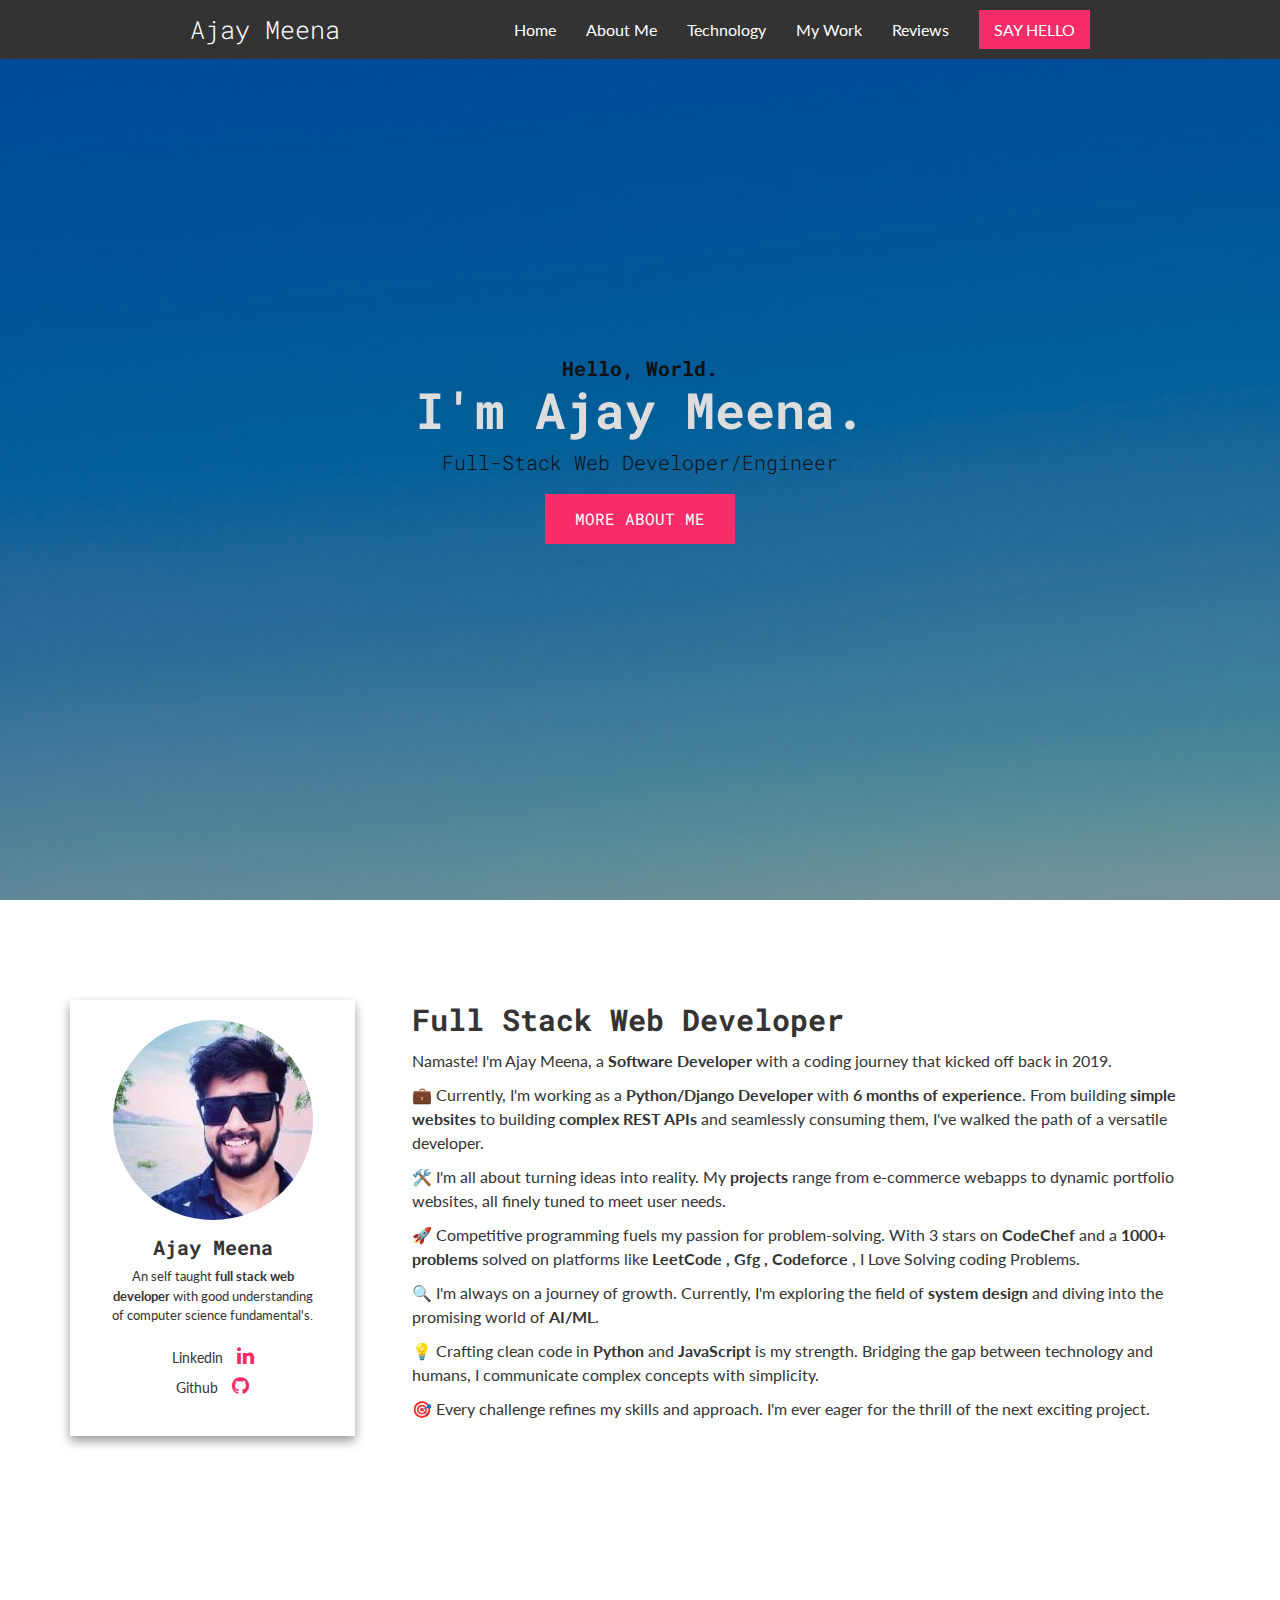
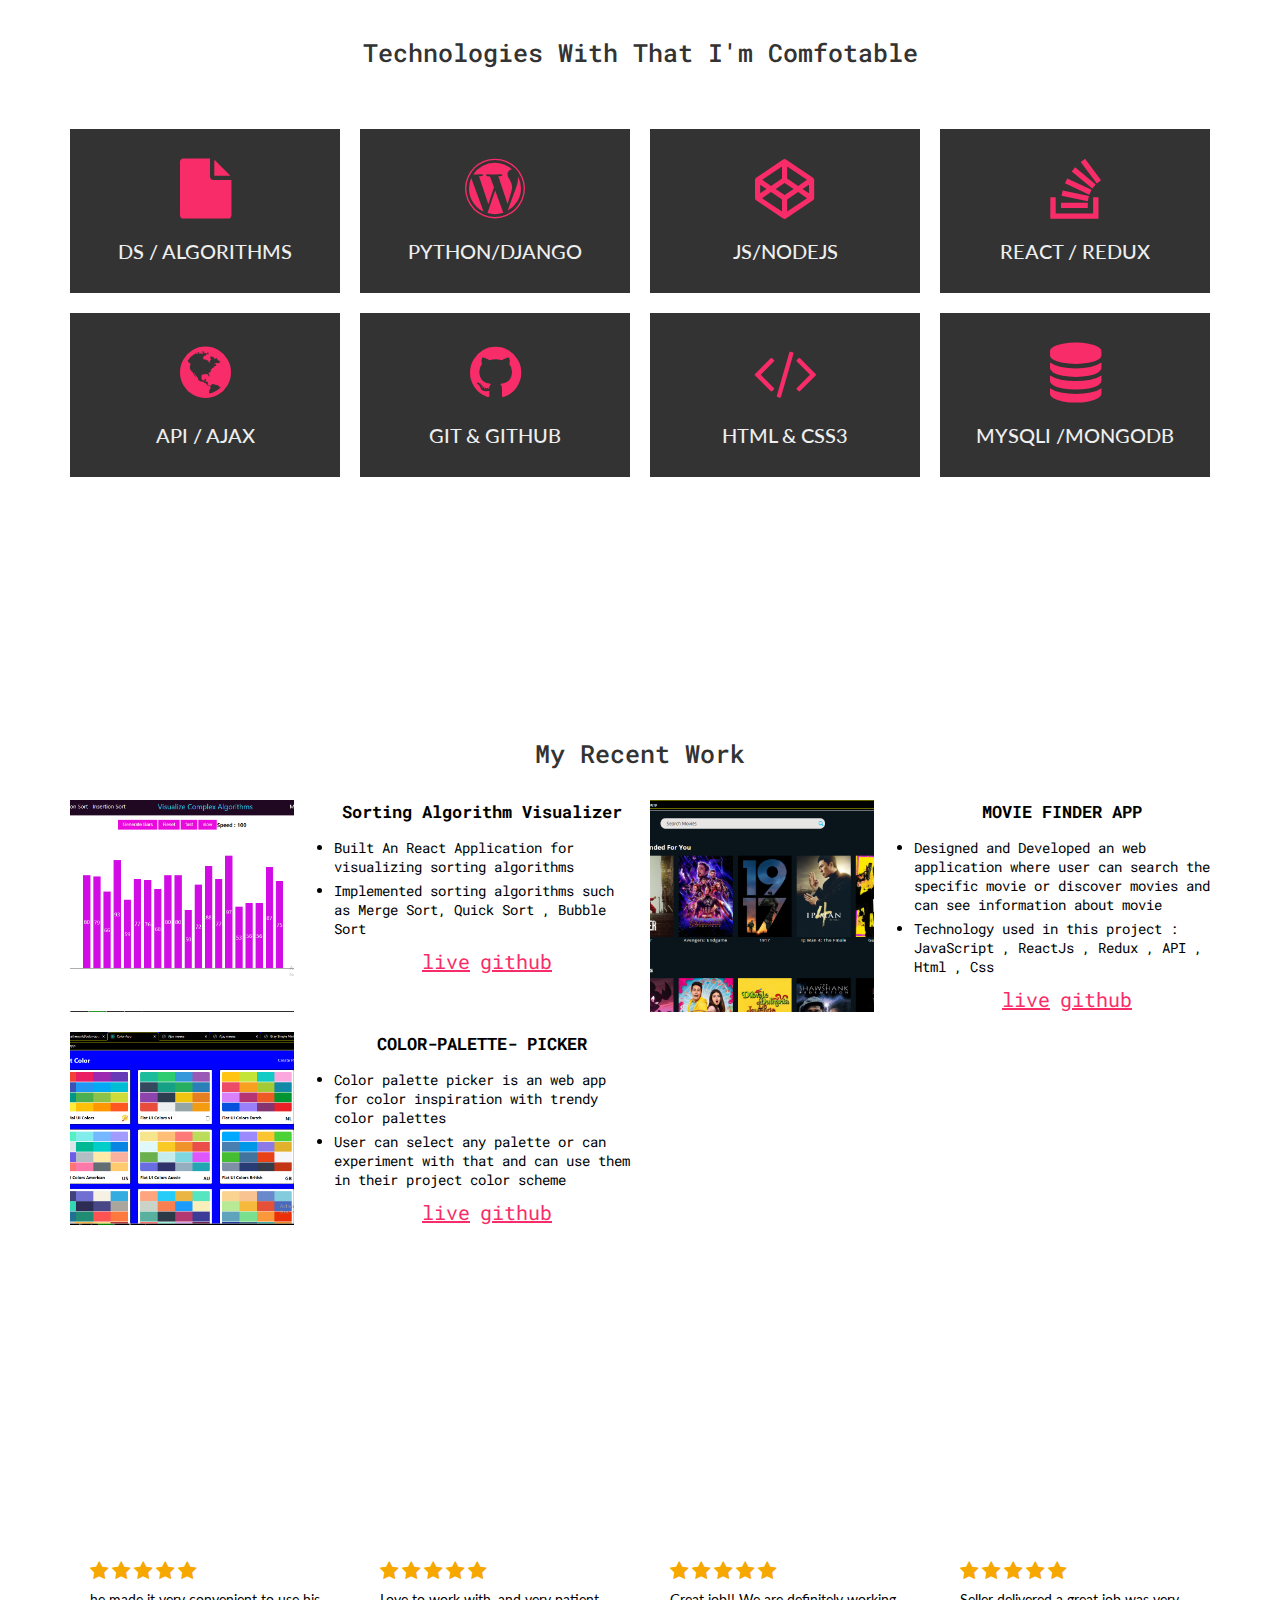
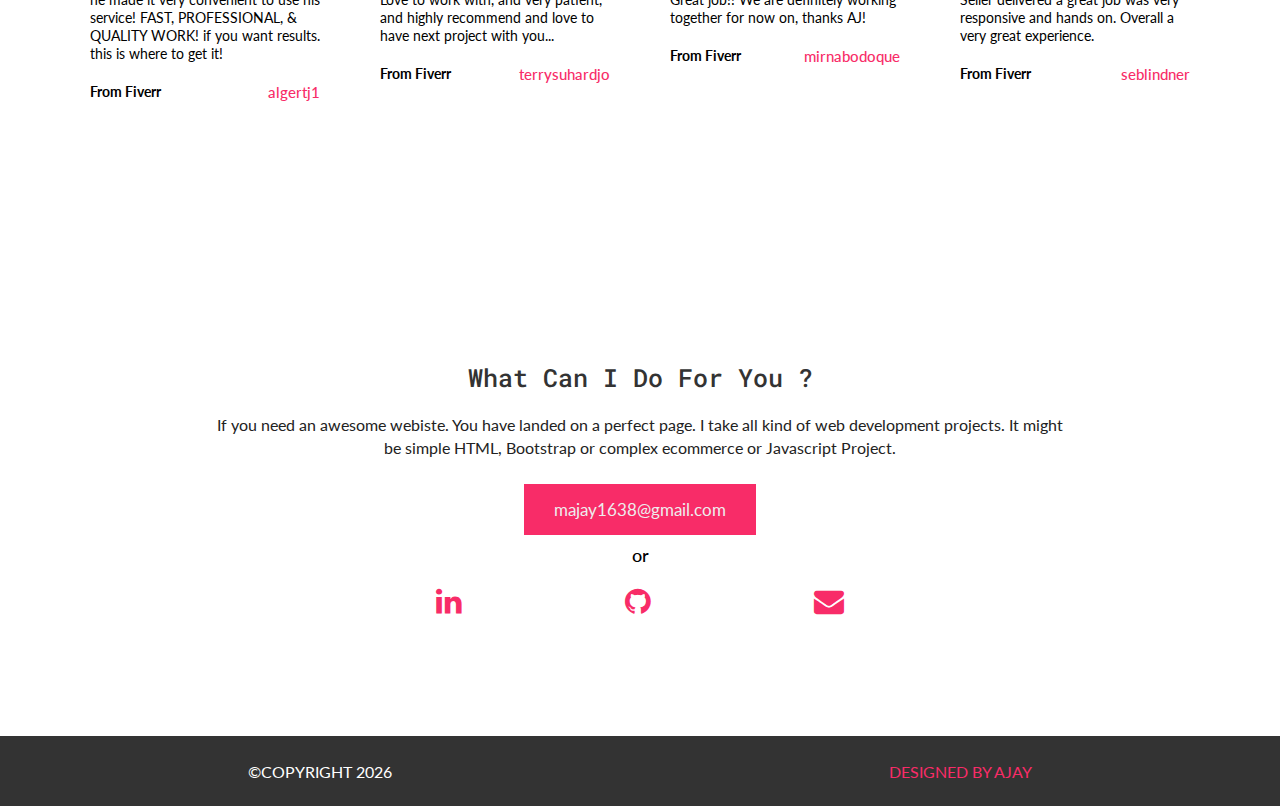
<file: index.html>
<!DOCTYPE html>
<html lang="en">

<head>
    <meta charset="UTF-8">
    <meta name="viewport" content="width=device-width, initial-scale=1.0">
    <meta http-equiv="X-UA-Compatible" content="ie=edge">
    <title>Ajay meena</title>
    <link href="https://fonts.googleapis.com/css?family=Lato:300,400,700|Roboto+Mono" rel="stylesheet">
    <link href="https://stackpath.bootstrapcdn.com/font-awesome/4.7.0/css/font-awesome.min.css" rel="stylesheet"
        integrity="sha384-wvfXpqpZZVQGK6TAh5PVlGOfQNHSoD2xbE+QkPxCAFlNEevoEH3Sl0sibVcOQVnN" crossorigin="anonymous">
    <link rel="stylesheet" href="css/style.css">

</head>

<body>

    <header>
        <nav>
            <div class="logo">
                <h1>Ajay Meena</h1>
            </div>
            <ul class="navigation">
                <li class="navigation__list">
                    <a href="index.html" class="navigation__link">Home</a>
                </li>

                <li class="navigation__list">
                    <a href="#about-me" class="navigation__link">About Me</a>
                </li>


                <li class="navigation__list">
                    <a href="#technology" class="navigation__link">Technology</a>
                </li>

                <li class="navigation__list">
                    <a href="#portfolio" class="navigation__link">My Work </a>
                </li>
                <li class="navigation__list">
                    <a href="#reviews" class="navigation__link">Reviews</a>
                </li>

                <a href="mailto:majay1638@gmail.com" class=" helloBtn">Say Hello</a>

            </ul>
            <div class="menu">
                <i class="fa fa-bars "></i>
                <i class="fa fa-times close-menu"></i>
            </div>
        </nav>
    </header>

    <div class="hero">
        <div class="hero__text">
            <h3>
                Hello, World.
            </h3>
            <h1>I'm ajay meena.</h1>
            <p>Full-Stack web developer/engineer</p>
            <a href="#about-me" class="hero__link">More about me</a>

        </div>
    </div>
    <!-- About me section -->

    <section id="about-me">
        <div class="container">
            <div class="about">

                <div class="about__left">
                    <div class="about__box">
                        <img src="ajay.jpg" alt="ajay">
                        <h3>Ajay Meena</h3>
                        <p>An self taught <strong>full stack web developer</strong> with good understanding of computer
                            science fundamental's.</p>

                        <ul class="social">
                            <li>
                                <span>Linkedin</span> <a href="https://www.linkedin.com/in/ajay-meena1/"><i
                                        class="fa fa-linkedin"></i></a>
                            </li>

                            <li>
                                <span>Github</span> <a href="https://github.com/hacetheworld/"><i
                                        class="fa fa-github"></i></a>
                            </li>


                        </ul>
                    </div>
                </div>
                <div class="about__right">
                    <div class="about__text">
                        <h1>Full stack web developer</h1>

                        <p>Namaste! I'm Ajay Meena, a <strong>Software Developer</strong> with a coding journey that kicked off back in 2019.</p>
                        <p>💼 Currently, I'm working as a <strong>Python/Django Developer</strong> with <strong>6 months of experience</strong>. From building <strong>simple websites</strong> to building <strong>complex REST APIs</strong> and seamlessly consuming them, I've walked the path of a versatile developer.</p>
                        <p>🛠️ I'm all about turning ideas into reality. My <strong>projects</strong> range from e-commerce webapps to dynamic portfolio websites, all finely tuned to meet user needs.</p>
                        <p>🚀 Competitive programming fuels my passion for problem-solving. With 3 stars on <strong>CodeChef</strong> and a <strong>1000+ problems</strong> solved on platforms like <strong>LeetCode , Gfg , Codeforce </strong>, I Love Solving coding Problems.</p>
                        <p>🔍 I'm always on a journey of growth. Currently, I'm exploring the field of <strong>system design</strong> and diving into the promising world of <strong>AI/ML</strong>.</p>
                        <p>💡 Crafting clean code in <strong>Python</strong> and <strong>JavaScript</strong> is my strength. Bridging the gap between technology and humans, I communicate complex concepts with simplicity.</p>
                        <p>🎯 Every challenge refines my skills and approach. I'm ever eager for the thrill of the next exciting project.</p>


                    </div>

                </div>
            </div>

        </div>
    </section>

    <!-- technology
-->
    <section id="technology">
        <h3 class="heading">technologies with that i'm comfotable</h3>
        <div class="container">

            <div class="technology">

                <div class="technology__box">
                    <i class="fa fa-file"></i>
                    <h3>DS / Algorithms</h3>
                </div>
                <div class="technology__box">
                    <i class="fa fa-wordpress"></i>
                    <h3>Python/Django</h3>
                </div>

                <div class="technology__box">
                    <i class="fa fa-codepen"></i>
                    <h3>JS/Nodejs</h3>
                </div>

                <div class="technology__box">
                    <i class="fa fa-stack-overflow"></i>
                    <h3>React / Redux</h3>
                </div>
                <div class="technology__box">
                    <i class="fa fa-globe"></i>
                    <h3> Api / AJAX</h3>
                </div>
                <div class="technology__box">
                    <i class="fa fa-github"></i>
                    <h3>Git & Github</h3>
                </div>

                <div class="technology__box">
                    <i class="fa fa-code"></i>
                    <h3>Html & Css3</h3>
                </div>

                <div class="technology__box">
                    <i class="fa fa-database"></i>
                    <h3>Mysqli /mongoDb</h3>
                </div>

            </div>
        </div>
    </section>

    <!-- my work -->

    <section id="portfolio">
        <h3 class="heading">My recent Work </h3>

        <div class="container">
            <div class="portfolio_container">
                <!-- portfolio item -->
                <div class="portfolio">
                    <div class='portfolio__img'>
                        <img src='./projects/sorting-visualizer.png' alt='portfolio'>
                    </div>
                    <div class='portfolio__info'>
                        <h1>Sorting Algorithm Visualizer</h1>
                        <ul class="portfolio__info--data">
                            <li>Built An React Application for visualizing sorting
                                algorithms
                            </li>
                            <li>Implemented sorting algorithms such as Merge
                                Sort, Quick Sort , Bubble Sort</li>

                        </ul>
                        <div class="portfolio__btns">
                            <a href='https://algorithm-visualizr.netlify.com/' class='portfolio__btn'>live</a>
                            <a href='https://github.com/hacetheworld/visualize-complex-algoritms'
                                class='portfolio__btn'>github</a>
                        </div>
                    </div>
                </div>
                <!-- portfolio item -->
                <div class="portfolio">
                    <div class='portfolio__img'>
                        <img src='./projects/movie-fibnder.png' alt='portfolio'>
                    </div>
                    <div class='portfolio__info'>
                        <h1>MOVIE FINDER APP
                        </h1>
                        <ul class="portfolio__info--data">
                            <li>Designed and Developed an web application
                                where user can search the specific movie or
                                discover movies and can see information about
                                movie</li>
                            <li>Technology used in this project : JavaScript ,
                                ReactJs , Redux , API , Html , Css
                            </li>
                        </ul>
                        <div class="portfolio__btns">
                            <a href='https://movie-finder-webapp.netlify.app/' class='portfolio__btn'>live</a>
                            <a href='https://github.com/hacetheworld/movie-info-app' class='portfolio__btn'>github</a>
                        </div>
                    </div>
                </div>
                <!-- portfolio item -->
                <div class="portfolio">
                    <div class='portfolio__img'>
                        <img src='./projects/color-picker.png' alt='portfolio'>
                    </div>
                    <div class='portfolio__info'>
                        <h1>COLOR-PALETTE- PICKER
                        </h1>
                        <ul class="portfolio__info--data">
                            <li>Color palette picker is an web app for color
                                inspiration with trendy color palettes
                            </li>
                            <li>User can select any palette or can experiment
                                with that and can use them in their project color
                                scheme
                            </li>

                        </ul>
                        <div class="portfolio__btns">
                            <a href='https://color-pickr.netlify.app/' class='portfolio__btn'>live</a>
                            <a href='https://github.com/hacetheworld/color-app' class='portfolio__btn'>github</a>
                        </div>
                    </div>
                </div>
                <!-- portfolio item -->
                <!-- <div class="portfolio">
<div class='portfolio__img'>
<img src='./client/business-website.png' alt='portfolio'>
</div>
<div class='portfolio__info'>
    <h1>Shopping cart App</h1>
    <ul class="portfolio__info--data">
     <li>Designed and developed Full stack shopping cart</li>
     <li>Technology used in this project was react, nodejs, express, mongodb,</li>

    </ul>
   <div class="portfolio__btns">
    <a href='https://github.com/hacetheworld/shopping-cart-app-mern-stack' class='portfolio__btn'>live</a>
    <a href='https://github.com/hacetheworld/shopping-cart-app-mern-stack' class='portfolio__btn'>github</a>
    </div>
</div>
</div> -->
            </div>
        </div>
    </section>


    <!-- Reviews -->

    <section id="reviews">

        <div class="container">
            <h3 class="heading" style="width: 70%; margin:0 auto">I recieved lovely Feedback from my customers, Here are
                just
                a few of My
                favourites...</h3>
            <div class="reviews">

                <div class="review">
                    <div class="review__star">
                        <i class="fa fa-star"></i>
                        <i class="fa fa-star"></i>
                        <i class="fa fa-star"></i>
                        <i class="fa fa-star"></i>
                        <i class="fa fa-star"></i>
                    </div>
                    <p>he made it very convenient to use his service! FAST, PROFESSIONAL, & QUALITY WORK! if you want
                        results. this is where to get it!</p>

                    <div class="review__place">
                        <p>From Fiverr</p>
                        <a href="https://www.fiverr.com/ajweb2018">algertj1</a>

                    </div>
                </div>

                <div class="review">
                    <div class="review__star">
                        <i class="fa fa-star"></i>
                        <i class="fa fa-star"></i>
                        <i class="fa fa-star"></i>
                        <i class="fa fa-star"></i>
                        <i class="fa fa-star"></i>
                    </div>
                    <p>Love to work with, and very patient, and highly recommend and love to have next project with
                        you...

                    </p>

                    <div class="review__place">
                        <p>From Fiverr</p>
                        <a href="https://www.fiverr.com/ajweb2018">terrysuhardjo</a>

                    </div>
                </div>

                <div class="review">
                    <div class="review__star">
                        <i class="fa fa-star"></i>
                        <i class="fa fa-star"></i>
                        <i class="fa fa-star"></i>
                        <i class="fa fa-star"></i>
                        <i class="fa fa-star"></i>
                    </div>
                    <p>Great job!! We are definitely working together for now on, thanks AJ!

                    </p>

                    <div class="review__place">
                        <p>From Fiverr</p>
                        <a href="https://www.fiverr.com/ajweb2018">mirnabodoque</a>

                    </div>
                </div>


                <div class="review">
                    <div class="review__star">
                        <i class="fa fa-star"></i>
                        <i class="fa fa-star"></i>
                        <i class="fa fa-star"></i>
                        <i class="fa fa-star"></i>
                        <i class="fa fa-star"></i>
                    </div>
                    <p>Seller delivered a great job was very responsive and hands on. Overall a very great experience.

                    </p>

                    <div class="review__place">
                        <p>From Fiverr</p>
                        <a href="https://www.fiverr.com/ajweb2018">seblindner</a>

                    </div>
                </div>


            </div>
        </div>
    </section>

    <!-- //what can id o -->


    <section id="footer">
        <div class="container">
            <h3 class="heading">What can I Do for you ?</h3>
            <p class="footer__p">If you need an awesome webiste. You have landed on a perfect page. I take
                all kind of web
                development projects. It might be simple HTML, Bootstrap or complex ecommerce or Javascript Project.
            </p>
            <a href="mailto:majay1638@gmail.com" class="  footerbtn">majay1638@gmail.com</a>
            <br>
            <br>
            <br>
            <p style="font-size: 1.8rem; font-weight: 500;">or</p>

            <ul class="footer__social">
                <li>
                    <a href="https://www.linkedin.com/in/ajay-meena1/"><i class="fa fa-linkedin"></i></a>
                </li>

                <li>
                    <a href="https://github.com/hacetheworld/"><i class="fa fa-github"></i></a>
                </li>


                <li>
                    <a href="mailto:majay1638@gmail.com"><i class="fa fa-envelope"></i></a>
                </li>

            </ul>
        </div>
    </section>

    <footer>
        <p class='footer'> &copy;copyright
        </p>
        <a href="https://www.linkedin.com/in/ajay-meena1/">Designed by Ajay</a>
    </footer>
    <script src="js/script.js"></script>
</body>

</html>
</file>
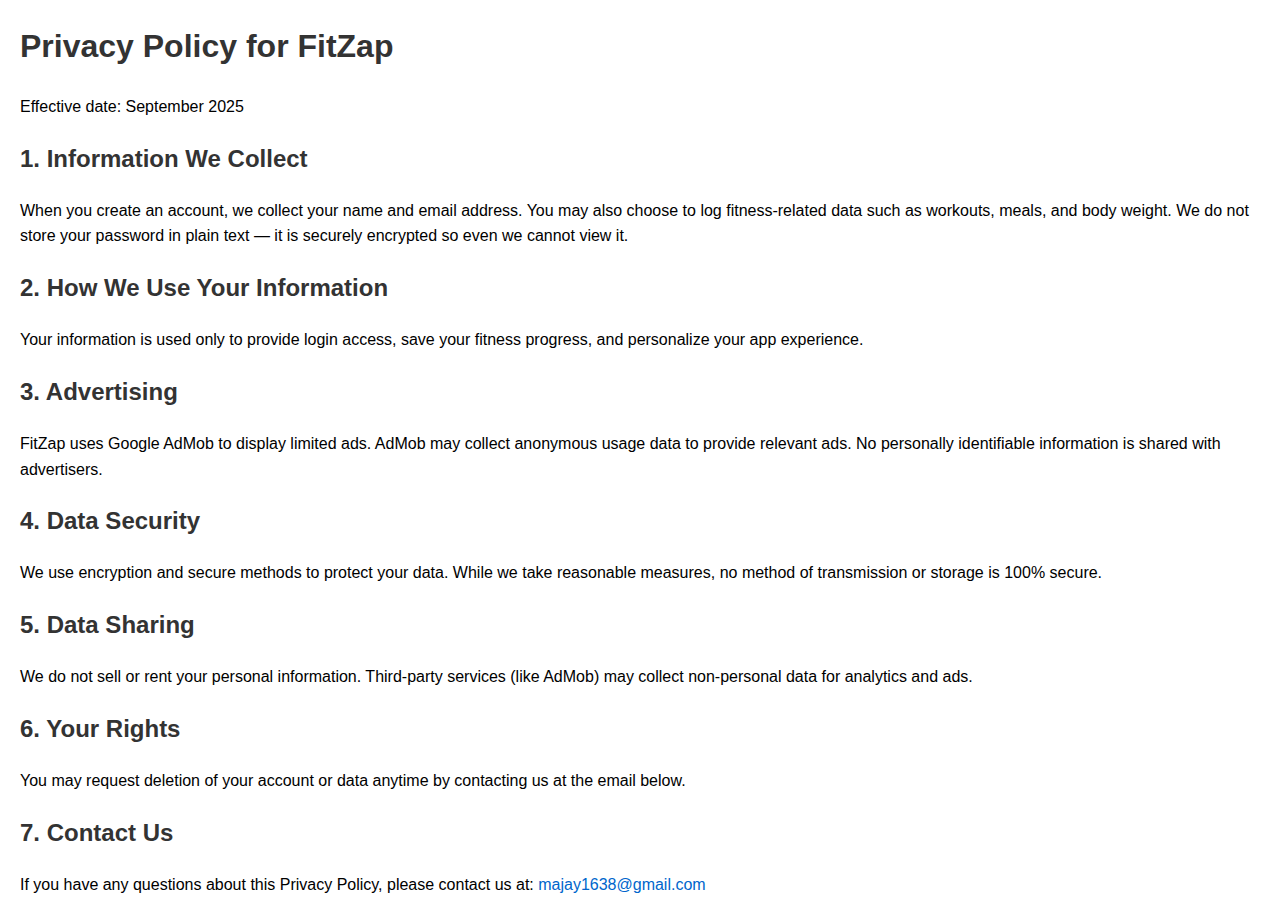
<file: privacy.html>
<!DOCTYPE html>
<html lang="en">
<head>
  <meta charset="UTF-8" />
  <meta name="viewport" content="width=device-width, initial-scale=1.0"/>
  <title>Privacy Policy - FitZap</title>
  <style>
    body { font-family: Arial, sans-serif; margin: 20px; line-height: 1.6; }
    h1, h2 { color: #333; }
    a { color: #0066cc; text-decoration: none; }
    a:hover { text-decoration: underline; }
  </style>
</head>
<body>
  <h1>Privacy Policy for FitZap</h1>
  <p>Effective date: September 2025</p>

  <h2>1. Information We Collect</h2>
  <p>When you create an account, we collect your name and email address. 
     You may also choose to log fitness-related data such as workouts, meals, and body weight. 
     We do not store your password in plain text — it is securely encrypted so even we cannot view it.</p>

  <h2>2. How We Use Your Information</h2>
  <p>Your information is used only to provide login access, save your fitness progress, 
     and personalize your app experience.</p>

  <h2>3. Advertising</h2>
  <p>FitZap uses Google AdMob to display limited ads. AdMob may collect anonymous usage data to provide relevant ads. 
     No personally identifiable information is shared with advertisers.</p>

  <h2>4. Data Security</h2>
  <p>We use encryption and secure methods to protect your data. 
     While we take reasonable measures, no method of transmission or storage is 100% secure.</p>

  <h2>5. Data Sharing</h2>
  <p>We do not sell or rent your personal information. 
     Third-party services (like AdMob) may collect non-personal data for analytics and ads.</p>

  <h2>6. Your Rights</h2>
  <p>You may request deletion of your account or data anytime by contacting us at the email below.</p>

  <h2>7. Contact Us</h2>
  <p>If you have any questions about this Privacy Policy, please contact us at: 
     <a href="mailto:majay1638@gmail.com">majay1638@gmail.com</a></p>
</body>
</html>
</file>
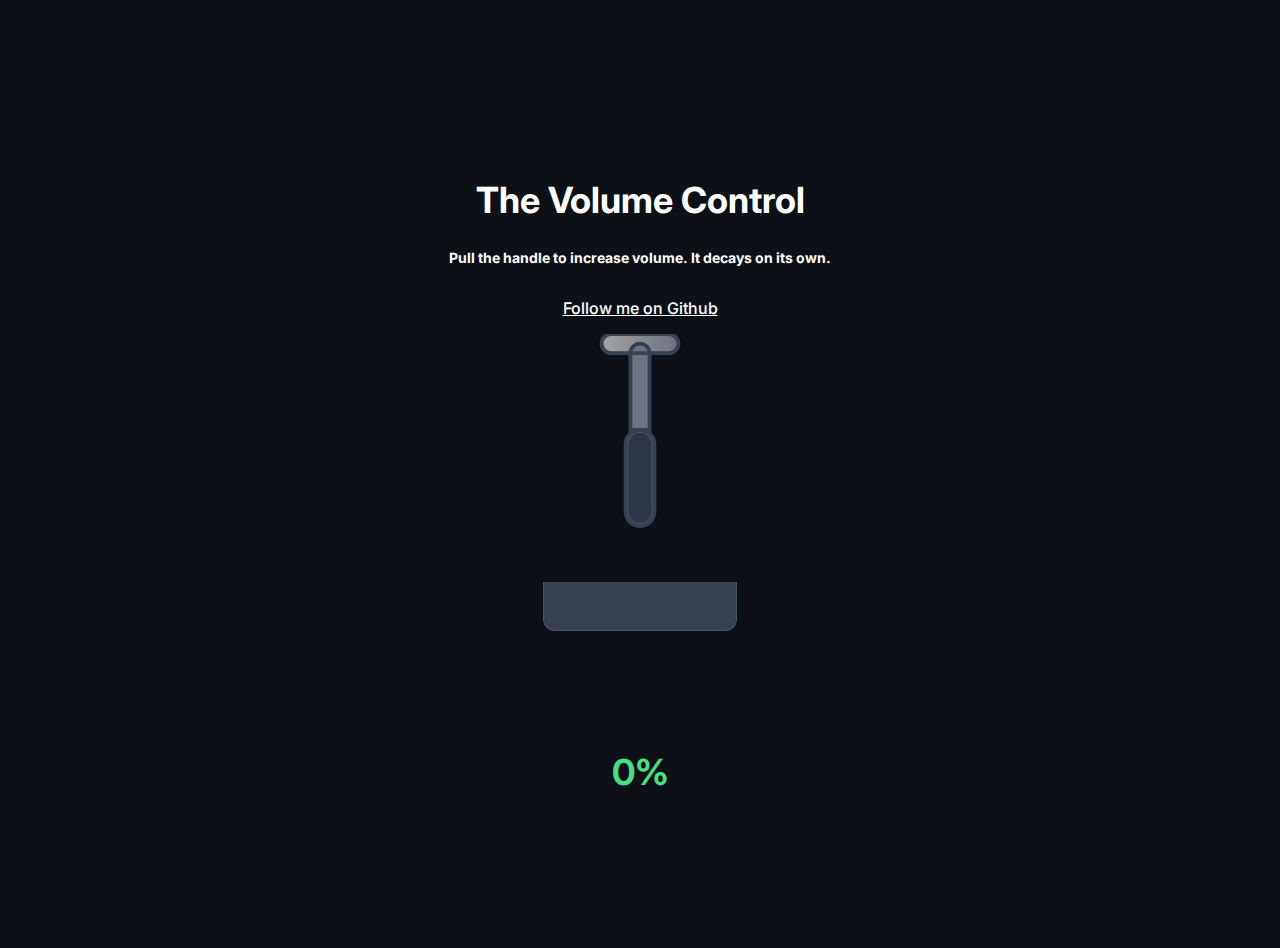
<file: volume-up.html>
<!DOCTYPE html>
<html lang="en">

<head>
    <meta charset="UTF-8">
    <meta name="viewport" content="width=device-width, initial-scale=1.0">
    <title>Worst Volume Control Ever</title>
    <link rel="preconnect" href="https://fonts.googleapis.com">
    <link rel="preconnect" href="https://fonts.gstatic.com" crossorigin>
    <link href="https://fonts.googleapis.com/css2?family=Inter:wght@400;700&display=swap" rel="stylesheet">
    <style>
        body {
            font-family: 'Inter', sans-serif;
            background-color: #0d1117;
            color: #c9d1d9;
            display: flex;
            flex-direction: column;
            align-items: center;
            justify-content: center;
            min-height: 100vh;
            padding: 1rem;
            text-align: center;
            touch-action: manipulation;
        }

        .pump-down {
            transform: translateY(100px);
        }

        .pump-transition {
            transition: transform 0.2s cubic-bezier(0.4, 0, 0.2, 1);
        }

        .pump-container {
            position: relative;
            height: 24rem;
            width: 100%;
            display: flex;
            flex-direction: column;
            align-items: center;
        }

        .pump-handle-container {
            width: 6rem;
            height: 12rem;
            cursor: pointer;
            position: absolute;
            top: 0;
            user-select: none;
        }

        .pump-handle-container:active {
            cursor: grabbing;
        }

        .pump-base-container {
            width: 6rem;
            height: 12rem;
            position: absolute;
            top: 6rem;
        }

        .pump-aesthetic-base {
            position: absolute;
            top: 15.5rem;
            width: 12rem;
            height: 3rem;
            background-color: #374151;
            border-bottom-left-radius: 0.75rem;
            border-bottom-right-radius: 0.75rem;
            border: 1px solid #4b5563;
            border-top: none;
        }

        .volume-display {
            margin-top: 2rem;
            font-size: 2.25rem;
            font-weight: 700;
            color: #4ade80;
        }
    </style>
</head>

<body>

    <h1 style="font-size: 2.25rem; font-weight: 700; margin-bottom: 0.5rem; color: #fff;">The Volume Control</h1>
    <h4 style="font-size: 0.875rem; color: #fff; margin-bottom: 2rem;">Pull the handle to increase volume. It decays
        on its own.</h4>
    <a style="font-size: 1rem; font-weight: 500; margin-bottom: 1rem; color: #fff;" href="https://github.com/hacetheworld">Follow me on Github</a>


    <!-- Pump Mechanism with integrated fill level -->
    <div class="pump-container">

        <!-- Pump Handle Container -->
        <div id="pump-handle-container" class="pump-handle-container pump-transition">
            <svg width="100%" height="100%" viewBox="0 0 100 200" fill="none" xmlns="http://www.w3.org/2000/svg">
                <!-- Handle with gradient -->
                <rect x="10" y="0" width="80" height="20" rx="10" fill="url(#pump-gradient)" stroke="#374151"
                    stroke-width="4" />
                <circle cx="50" cy="20" r="10" fill="#6b7280" stroke="#374151" stroke-width="4" />
                <rect x="40" y="20" width="20" height="80" fill="#6b7280" stroke="#374151" stroke-width="4" />
                <defs>
                    <linearGradient id="pump-gradient" x1="10" y1="10" x2="90" y2="10" gradientUnits="userSpaceOnUse">
                        <stop stop-color="#a3a3a3" />
                        <stop offset="1" stop-color="#6b7280" />
                    </linearGradient>
                </defs>
            </svg>
        </div>

        <!-- Pump Base SVG -->
        <div class="pump-base-container">
            <svg width="100%" height="100%" viewBox="0 0 100 200" fill="none" xmlns="http://www.w3.org/2000/svg">
                <!-- Base of the pump -->
                <rect x="35" y="0" width="30" height="100" rx="15" fill="#4b5563" stroke="#374151" stroke-width="4" />
                <rect x="38" y="3" width="24" height="94" rx="12" fill="#2d3748" />

                <!-- Define the clip path to contain the fluid -->
                <defs>
                    <clipPath id="pump-fluid-clip">
                        <rect x="38" y="3" width="24" height="94" rx="12" />
                    </clipPath>
                </defs>

                <!-- The fill rectangle with the clip path applied -->
                <rect id="fill-level" x="38" y="97" width="24" height="0" fill="#22c55e"
                    clip-path="url(#pump-fluid-clip)" />
            </svg>
        </div>

        <!-- Aesthethic base of the pump -->
        <div class="pump-aesthetic-base"></div>
    </div>

    <!-- Volume Display -->
    <div class="volume-display">
        <span id="volume-level">0</span>%
    </div>

    <script>
        const pumpHandleContainer = document.getElementById('pump-handle-container');
        const fillLevel = document.getElementById('fill-level');
        const volumeLevel = document.getElementById('volume-level');
        const pumpDownClass = 'pump-down';

        let currentVolume = 0;
        let decayTimeout;
        let decayInterval;
        let isPumping = false;

        // Function to update the visual fill level of the pump and display percentage
        function updateFillLevel() {
            // The fill area is 94 units tall, from y=3 to y=97
            const maxHeight = 94;
            // Calculate the new height based on the current volume percentage
            const newHeight = (currentVolume / 100) * maxHeight;
            // The fill y position should start from the bottom (97) and decrease as height increases
            const newY = 97 - newHeight;

            fillLevel.setAttribute('height', newHeight);
            fillLevel.setAttribute('y', newY);
            volumeLevel.textContent = Math.round(currentVolume);
        }

        // Decay function
        function startDecay() {
            clearTimeout(decayTimeout);
            clearInterval(decayInterval);

            decayTimeout = setTimeout(() => {
                decayInterval = setInterval(() => {
                    if (currentVolume > 0) {
                        currentVolume = Math.max(0, currentVolume - 1);
                        updateFillLevel();
                    } else {
                        currentVolume = 0;
                        updateFillLevel();
                        clearInterval(decayInterval);
                    }
                }, 50);
            }, 1000);
        }

        // Action when a pump action is completed
        function handlePumpRelease() {
            if (!isPumping) return;
            isPumping = false;

            pumpHandleContainer.classList.remove(pumpDownClass);

            // Generate a random increase between 3 and 8
            const randomIncrease = Math.floor(Math.random() * 6) + 3;
            currentVolume += randomIncrease;

            // Cap the volume at 100%
            if (currentVolume > 100) {
                currentVolume = 100;
            }

            updateFillLevel();
            startDecay();
        }

        // Mouse down event
        pumpHandleContainer.addEventListener('mousedown', () => {
            isPumping = true;
            clearTimeout(decayTimeout);
            clearInterval(decayInterval);
            pumpHandleContainer.classList.add(pumpDownClass);
        });

        // Mouse up event on the entire document to catch all releases
        document.addEventListener('mouseup', () => {
            // Only fire if a pumping action was started
            if (isPumping) {
                handlePumpRelease();
            }
        });

        // Touch events for mobile
        pumpHandleContainer.addEventListener('touchstart', (e) => {
            e.preventDefault();
            isPumping = true;
            pumpHandleContainer.classList.add(pumpDownClass);
            clearTimeout(decayTimeout);
            clearInterval(decayInterval);
        }, { passive: false });

        document.addEventListener('touchend', (e) => {
            if (isPumping) {
                handlePumpRelease();
            }
        }, { passive: false });

        // Initialize display
        updateFillLevel();
    </script>
</body>


</html>
</file>
<file: css/style.css>
* {
    margin: 0;
    padding: 0;
    box-sizing: border-box;
}


html {
    font-size: 62.5%;
}

body {
    font-family: "Lato", sans-serif;
}

section {
    padding: 10rem 0;
}

.container {
    max-width: 114rem;
    margin: 0 auto;
}

/*
* Header Design
*/

header {
    background: #333;
    padding: 10px 0px;
    position: fixed;
    width: 100%;
    z-index: 100;
}

nav {
    max-width: 90rem;
    margin: 0 auto;
    display: flex;
    justify-content: space-between;
    align-items: center;
    color: #fff;
    font-size: 1.6rem;


}

.navigation {
    display: flex;
    align-items: center;


}

.menu {
    display: none;
}

.navigation__list {
    margin-right: 3rem;
    list-style: none;


}

.navigation__list a {
    text-decoration: none;
    text-transform: capitalize;
    color: #fff;

}

.navigation__list a:hover,
.navigation__list a:focus {
    color: #F82C68;
}

.logo h1 {
    font-size: 25px;
    font-family: "Roboto Mono", monospace;
    font-weight: 300;
    color: #FFF;
}

.helloBtn {
    background-color: #F82C68;
    padding: 1rem 1.5rem;
    text-decoration: none;
    text-transform: uppercase;
    color: #fff;
    transition: transform .2s;
}

.helloBtn:hover {

    transform: translateX(.2rem);
}



/*
*Hero
*/
.hero {
    position: relative;
    height: 100vh;
    background-image: linear-gradient(rgba(0, 0, 0, 0.4), rgba(0, 0, 0, 0.4)), url('../hero-blue-sky.jpg');
    background-size: cover;
    background-repeat: no-repeat;
    background-position: center center;
    display: flex;
    justify-content: center;
    align-items: center;
}

.hero__img {
    width: 100%;
    height: auto;
}

.hero__text {
    width: 50%;
    text-align: center;
        font-family: "Roboto Mono", monospace;
    text-transform:capitalize ;
    line-height: 1.2;

}

.hero__text h3 {
    color: #111;
    font-size: 2rem;
    font-weight: 700;
}

.hero__text h1 {
    color: #ddd;

    font-size: 5rem;
    font-weight: 700;
}

.hero__text p {
    color: #111;
    font-size: 2rem;
    font-weight: 300;
    margin-top:1rem;
}
.hero__text a.hero__link {
    display: inline-block;
    font-size: 1.6rem;
    font-weight: 400;
    background-color: #F82C68;
    padding: 1.5rem 3rem;
    text-decoration: none;
    text-transform: uppercase;
    color: #fff;
    margin-top: 2rem;
    transition: all .3s;
}

.hero__text a.hero__link:hover {

    transform: translateY(.2rem);
}


/*
* About Me
*/


.about {
    display: flex;
    justify-content: space-between;
    flex-wrap: wrap;

}

.about__left {
    flex-basis: 25%;
    text-align: center;
}

.about__right {
    flex-basis: 70%;

}

.about__text {
    width: 100%;
}
.about__text h1{
    text-transform:capitalize;
}
.about__text p{
    /* text-transform:capitalize; */
    font-size:1.5rem;
}

.about__box {
    padding: 2rem 4rem;
    box-shadow: 0 .5rem 1rem rgba(0, 0, 0, 0.4);
}

.about__box img {
    border-radius: 50%;

}

.about__box h3 {
    font-family: "Roboto Mono", monospace;
    font-size: 2rem;
    font-weight: 700;
    color: #333;
    margin-top: 1rem;
    line-height: 1.5;
}

.about__box p {
    font-size: 1.3rem;
    font-weight: 400;
    color: #333;
    margin-top: .5rem;
    line-height: 1.5;
}

.about__box .social {
    margin: 2rem 0;
    list-style: none;
}

.about__box .social li {
    font-size: 1.4rem;
    font-weight: 400;
    color: #333;
    margin: 1rem 0;

}


.about__box .social li a {
    text-decoration: none;
    font-size: 1.4rem;
    font-weight: 400;

    margin-left: 1rem;
}

.about__box .social li a i {
    color: #F82C68;
    font-size: 2rem;
    font-weight: 100;

}

.about__right h1 {
    font-family: "Roboto Mono", monospace;
    font-size: 3rem;
    font-weight: 700;
    color: #333;

}

.about__right p {
    font-size: 1.6rem;
    font-weight: 400;
    color: #333;
    line-height: 1.5;
    margin: 1rem 0;
}


/*
* Technology
*/

.heading {
    font-family: "Roboto Mono", monospace;
    font-size: 2.5rem;
    font-weight: 500;
    color: #333;
    text-align: center;
    text-transform: capitalize;

}

.technology {

    margin: 6rem 0;
    display: grid;
    grid-template-columns: repeat(auto-fit, minmax(25rem, 1fr));
    grid-gap: 2rem;
}

.technology__box {
    text-align: center;
    padding: 3rem 0;
    background-color: #333;

}

.technology__box i {
    font-size: 6rem;
    font-weight: 300;
    color: #F82C68;

}

.technology__box h3 {
    font-family: "Lato", monospace;
    font-size: 2rem;
    font-weight: 500;
    color: #eee;
    text-transform: uppercase;
    margin-top: 2rem;
}

/* portfolio */


.portfolio_container{
     display: grid;
    grid-template-columns: repeat(auto-fit, minmax(49%, 1fr));
    grid-gap: 2rem;
    justify-content:center;
}
.portfolio {
    display:flex;
}
.portfolio__img{
    flex-basis:40%;
}

.portfolio__img img{
    width:100%;
    height: 100%;
    object-fit:cover;
}
.portfolio__info{
font-family: "Roboto Mono", monospace;
flex:1;
padding-left:4rem;
display:flex;
flex-direction:column;
align-items:center;
}

.portfolio__info h1{
 font-size:1.7rem;
font-weight:700;
margin-bottom:1rem;
}

.portfolio__info--data{
/* list-style:none; */
}

.portfolio__info--data li{
   font-size:1.4rem;
    font-weight:normal;
    margin-top:.5rem;
}

#portfolio .heading {
  margin-bottom:3rem;

}


.portfolio__btns{
    display:flex;
    margin-top:1rem;
}
.portfolio__btn{
    font-size:2rem;
    font-weight:normal;
    color:#F82C68;
    margin-left:1rem;
}

/* reviews */

#reviews {
    background-image: linear-gradient(rgba(0, 0, 0, 0.788), rgba(0, 0, 0, 0.801)), url("../dark-design-desk-777001.jpg");
    background-size: cover;
    background-repeat: no-repeat;
    background-attachment: fixed;
    background-position: center center;

}

#reviews h3 {
    color: #fff;
}

.reviews {
    display: grid;
    grid-template-columns: repeat(auto-fit, minmax(25rem, 1fr));
    grid-gap: 2rem;
    margin: 4rem 0;
}

.review {
    background-color: #fff;
    padding: 2rem 2rem;
}

.review .review__star {
    margin: 1rem 0;
}

.review .review__star i {
    font-size: 2rem;
    color: rgb(247, 168, 0)
}

.review p {
    font-size: 1.4rem;

    line-height: 1.3;
}

.review .review__place {

    display: flex;
    align-items: center;
    justify-content: space-between;
    margin-top: 2rem;
}

.review .review__place p {
    font-weight: 700;
}

.review .review__place a {
    text-decoration: none;
    font-size: 1.5rem;
    font-weight: 500;
    color: #F82C68;

}

#footer {
    text-align: center;
}

.footer__p {
    width: 75%;
    margin: 2rem auto;
    font-size: 1.6rem;
    font-weight: 400;
    color: #222;
    line-height: 1.4;
    margin-bottom: 4rem;
}

.footerbtn {
    text-decoration: none;
    background-color: #F82C68;
    color: #EEE;
    font-size: 1.7rem;
    padding: 1.5rem 3rem;
}

.footer__social {
    margin: 2rem auto;
    list-style: none;
    display: flex;
    align-items: center;
    justify-content: space-around;
    width: 50%;
}

.footer__social li {
    font-size: 1.4rem;
    font-weight: 400;
    color: #333;

}



.footer__social li a i {
    color: #F82C68;
    font-size: 3rem;
    font-weight: 100;

}


footer {
    background-color: #333;
    height: 7rem;
    display: flex;
    align-items: center;
    justify-content: space-around;

}

footer p {
    font-size: 1.6rem;
    font-weight: 400;
    text-transform: uppercase;
    color: #fff;
}

footer a {
    text-decoration: none;
    font-size: 1.6rem;
    font-weight: 400;
    text-transform: uppercase;
    color: #F82C68;
}





/******
*Responsive Design
******/


@media (max-width:850px) {


    html {
        font-size: 55%;
    }

    section {
        padding: 5rem 0;
    }

    .hero__text {
        width: 90%;

    }

    nav {
        justify-content: space-around;

    }

    .navigation {
        display: none;
    }

    .navigation {
        margin-top: 5rem;
        height: 100vh;

        flex-direction: column;
        align-items: center;
        justify-content: center;
        width: 25rem;
        position: fixed;
        left: 0;
        top: 0;
        background-color: #333;
        display: none;

    }

    .navigation.open-menu {
        display: flex;
    }

    .navigation__list,
    .navigation a {
        margin-top: 2.5rem;

    }

    .menu {
        display: block;
    }

    .menu i {
        font-size: 2rem;
    }

    .menu i.fa-bars.open-menu {
        display: none;
    }



    .menu i.fa-times.close-menu {
        display: none;
    }




    /* //about */


    .about {
        flex-direction: column
    }

    .about__left {
        margin-bottom: 3rem;
    }

    .about__right {
        text-align: center;

    }

    .about__box .social {
        display: flex;
        justify-content: center;
    }

    .about__box .social li {
        margin-right: 2rem;

    }

    .about__box .social li span {
        display: none;

    }

    .about__box {
        box-shadow: none;
    }


}
</file>
